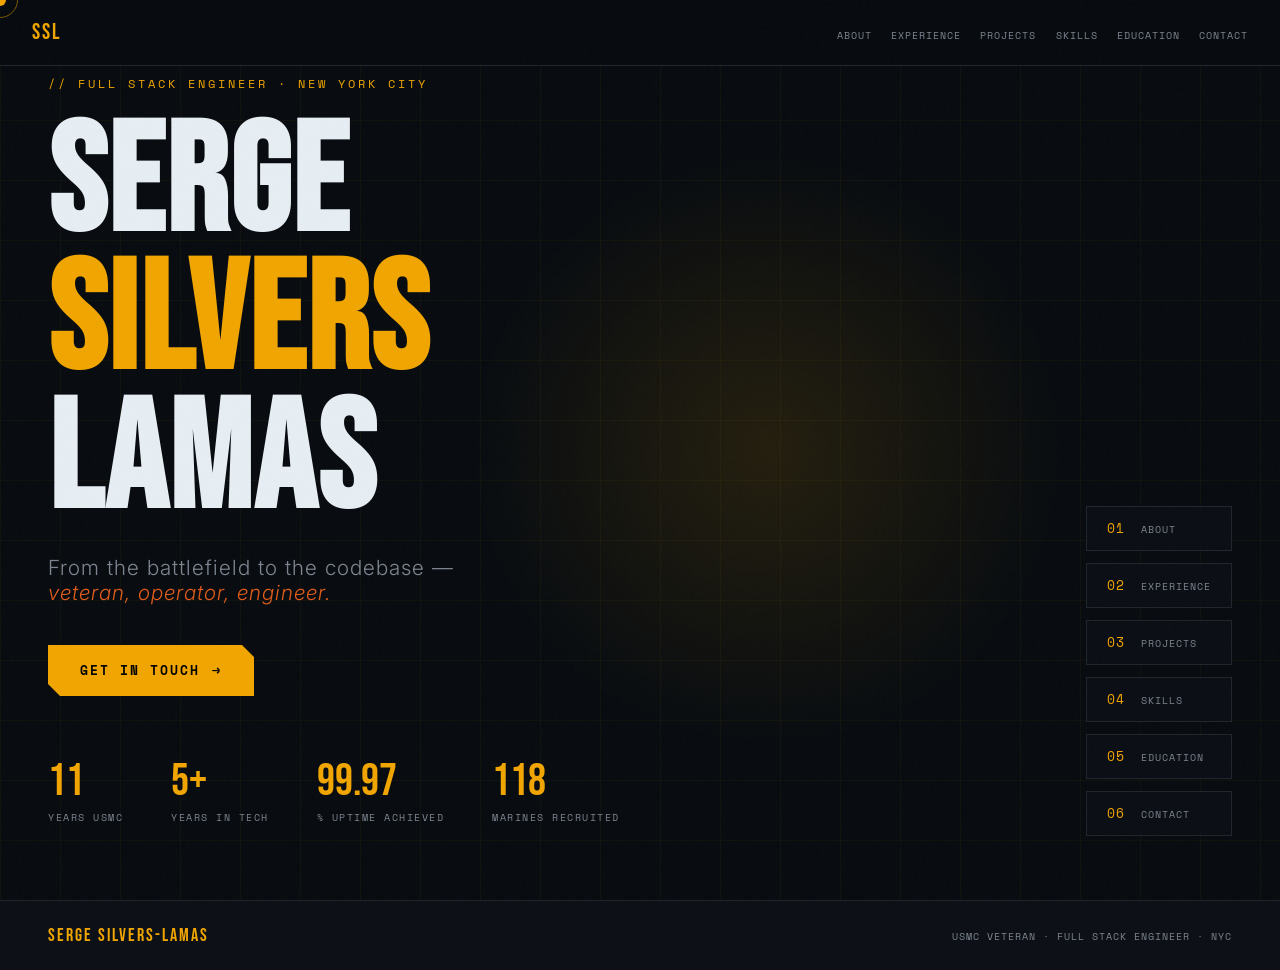
<file: index.html>
<!DOCTYPE html>
<html lang="en">
<head>
  <meta charset="UTF-8"/>
  <meta name="viewport" content="width=device-width, initial-scale=1.0"/>
  <title>Serge Silvers-Lamas — Engineer</title>
  <link rel="stylesheet" href="styles.css"/>
  <style>
    #hero {
      min-height: 100vh;
      display: flex;
      align-items: center;
      position: relative;
      overflow: hidden;
      padding: 0 3rem;
    }
    .hero-grid {
      position: absolute; inset: 0;
      background-image:
        linear-gradient(rgba(240,165,0,0.04) 1px, transparent 1px),
        linear-gradient(90deg, rgba(240,165,0,0.04) 1px, transparent 1px);
      background-size: 60px 60px;
    }
    .hero-glow {
      position: absolute;
      width: 600px; height: 600px;
      background: radial-gradient(circle, rgba(240,165,0,0.12) 0%, transparent 70%);
      top: 50%; left: 60%;
      transform: translate(-50%, -50%);
      pointer-events: none;
    }
    .hero-content { position: relative; z-index: 2; max-width: 900px; }
    .hero-tag {
      font-family: 'Space Mono', monospace;
      font-size: 0.72rem;
      color: var(--accent);
      letter-spacing: 3px;
      text-transform: uppercase;
      margin-bottom: 1.5rem;
      opacity: 0;
      animation: fadeUp 0.8s 0.2s forwards;
    }
    h1 {
      font-family: 'Bebas Neue', sans-serif;
      font-size: clamp(5rem, 12vw, 11rem);
      line-height: 0.9;
      letter-spacing: 2px;
      opacity: 0;
      animation: fadeUp 0.8s 0.4s forwards;
    }
    h1 .accent { color: var(--accent); }
    .hero-tagline {
      font-size: clamp(1rem, 2vw, 1.3rem);
      color: var(--muted);
      margin-top: 1.5rem;
      font-weight: 300;
      letter-spacing: 1px;
      max-width: 600px;
      opacity: 0;
      animation: fadeUp 0.8s 0.6s forwards;
    }
    .hero-tagline span { color: var(--accent2); font-style: italic; }
    .hero-cta {
      display: inline-flex;
      align-items: center;
      gap: 0.75rem;
      margin-top: 2.5rem;
      padding: 1rem 2rem;
      background: var(--accent);
      color: #000;
      font-family: 'Space Mono', monospace;
      font-size: 0.8rem;
      font-weight: 700;
      letter-spacing: 2px;
      text-transform: uppercase;
      text-decoration: none;
      clip-path: polygon(0 0, calc(100% - 12px) 0, 100% 12px, 100% 100%, 12px 100%, 0 calc(100% - 12px));
      transition: all 0.2s;
      opacity: 0;
      animation: fadeUp 0.8s 0.8s forwards;
    }
    .hero-cta:hover { background: #fff; transform: translateY(-2px); }
    .hero-stats {
      display: flex;
      gap: 3rem;
      margin-top: 4rem;
      opacity: 0;
      animation: fadeUp 0.8s 1s forwards;
    }
    .stat-num {
      font-family: 'Bebas Neue', sans-serif;
      font-size: 2.8rem;
      color: var(--accent);
      line-height: 1;
    }
    .stat-label {
      font-family: 'Space Mono', monospace;
      font-size: 0.65rem;
      color: var(--muted);
      letter-spacing: 1.5px;
      text-transform: uppercase;
      margin-top: 0.25rem;
    }
    .hero-nav-cards {
      position: absolute;
      right: 3rem;
      bottom: 4rem;
      display: flex;
      flex-direction: column;
      gap: 0.75rem;
      opacity: 0;
      animation: fadeUp 0.8s 1.2s forwards;
    }
    .hero-nav-card {
      display: flex;
      align-items: center;
      gap: 1rem;
      padding: 0.75rem 1.25rem;
      border: 1px solid var(--border);
      background: rgba(13,17,23,0.8);
      text-decoration: none;
      color: var(--muted);
      font-family: 'Space Mono', monospace;
      font-size: 0.65rem;
      letter-spacing: 1px;
      text-transform: uppercase;
      transition: all 0.2s;
      backdrop-filter: blur(8px);
    }
    .hero-nav-card:hover { border-color: var(--accent); color: var(--accent); }
    .hero-nav-card span { color: var(--accent); font-size: 0.8rem; }
    @media (max-width: 900px) { .hero-nav-cards { display: none; } #hero { padding: 0 1.5rem; } .hero-stats { gap: 1.5rem; flex-wrap: wrap; } }
  </style>
</head>
<body>
<div class="cursor" id="cursor"></div>
<div class="cursor-ring" id="cursorRing"></div>

<nav>
  <a href="index.html" class="nav-logo">SSL</a>
  <ul class="nav-links">
    <li><a href="about/index.html">About</a></li>
    <li><a href="experience/index.html">Experience</a></li>
    <li><a href="projects/index.html">Projects</a></li>
    <li><a href="skills/index.html">Skills</a></li>
    <li><a href="education/index.html">Education</a></li>
    <li><a href="contact/index.html">Contact</a></li>
  </ul>
</nav>

<section id="hero">
  <div class="hero-grid"></div>
  <div class="hero-glow"></div>
  <div class="hero-content">
    <div class="hero-tag">// Full Stack Engineer · New York City</div>
    <h1>SERGE<br/><span class="accent">SILVERS</span><br/>LAMAS</h1>
    <p class="hero-tagline">From the battlefield to the codebase —<br/><span>veteran, operator, engineer.</span></p>
    <a href="contact/index.html" class="hero-cta"><span>Get In Touch</span><span>→</span></a>
    <div class="hero-stats">
      <div><div class="stat-num">11</div><div class="stat-label">Years USMC</div></div>
      <div><div class="stat-num">5+</div><div class="stat-label">Years in Tech</div></div>
      <div><div class="stat-num">99.97</div><div class="stat-label">% Uptime Achieved</div></div>
      <div><div class="stat-num">118</div><div class="stat-label">Marines Recruited</div></div>
    </div>
  </div>
  <div class="hero-nav-cards">
    <a href="about/index.html" class="hero-nav-card"><span>01</span> About</a>
    <a href="experience/index.html" class="hero-nav-card"><span>02</span> Experience</a>
    <a href="projects/index.html" class="hero-nav-card"><span>03</span> Projects</a>
    <a href="skills/index.html" class="hero-nav-card"><span>04</span> Skills</a>
    <a href="education/index.html" class="hero-nav-card"><span>05</span> Education</a>
    <a href="contact/index.html" class="hero-nav-card"><span>06</span> Contact</a>
  </div>
</section>

<footer>
  <div class="footer-logo">SERGE SILVERS-LAMAS</div>
  <div class="footer-text">USMC VETERAN · FULL STACK ENGINEER · NYC</div>
</footer>

<script>
  const cursor = document.getElementById('cursor');
  const ring = document.getElementById('cursorRing');
  let mx = 0, my = 0, rx = 0, ry = 0;
  document.addEventListener('mousemove', e => { mx = e.clientX; my = e.clientY; cursor.style.left = mx+'px'; cursor.style.top = my+'px'; });
  function animateRing() { rx += (mx-rx)*0.12; ry += (my-ry)*0.12; ring.style.left = rx+'px'; ring.style.top = ry+'px'; requestAnimationFrame(animateRing); }
  animateRing();
  document.querySelectorAll('a, button').forEach(el => {
    el.addEventListener('mouseenter', () => { cursor.style.width='6px'; cursor.style.height='6px'; });
    el.addEventListener('mouseleave', () => { cursor.style.width='12px'; cursor.style.height='12px'; });
  });
</script>
</body>
</html>
</file>
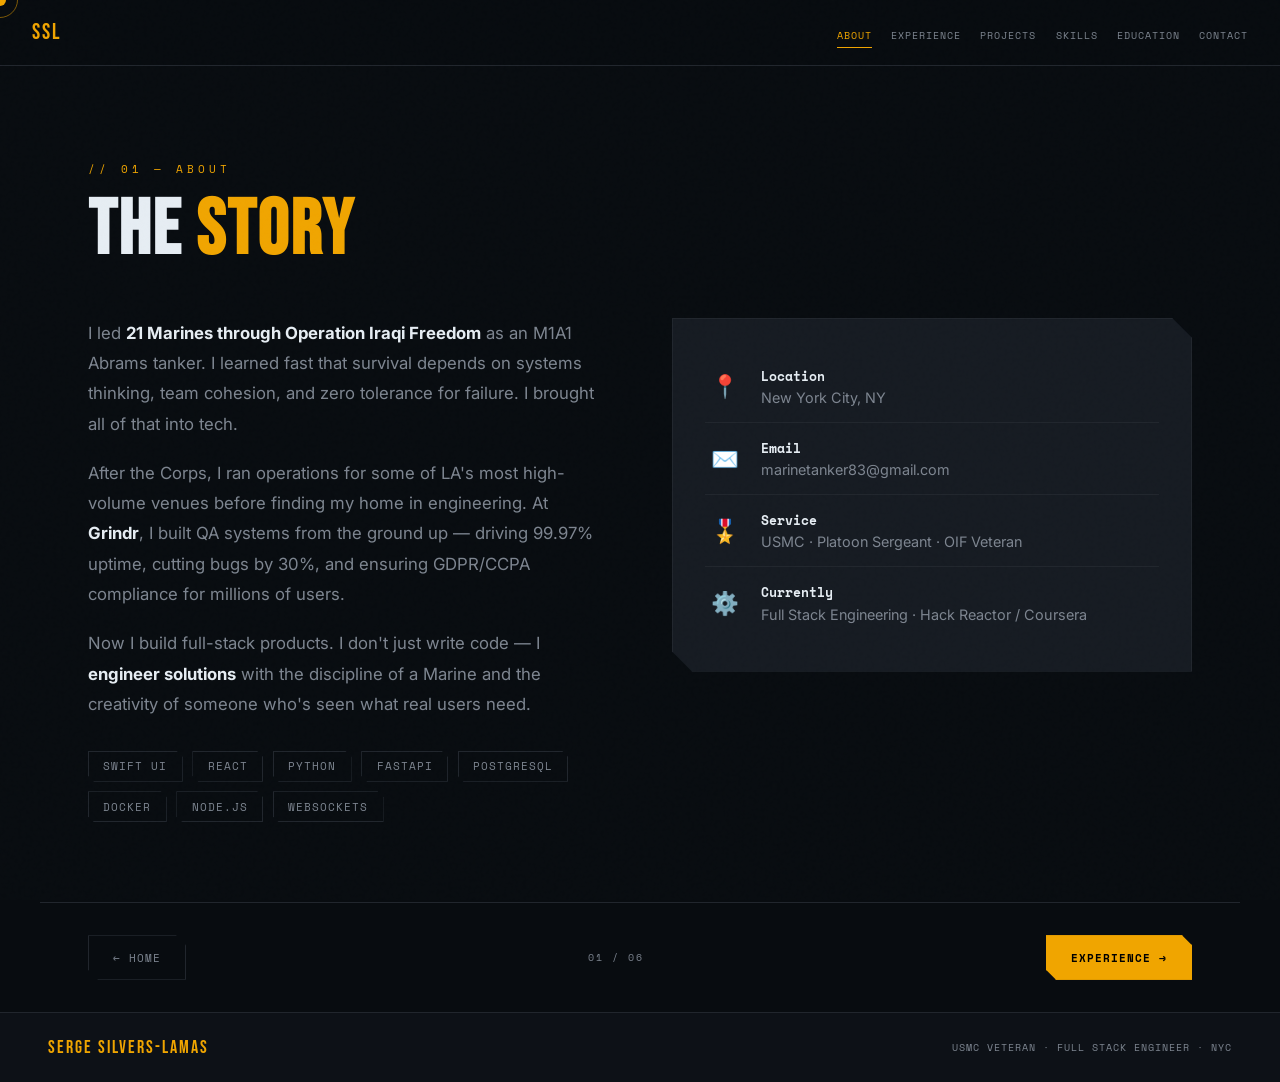
<file: about/index.html>
<!DOCTYPE html>
<html lang="en">
<head>
  <meta charset="UTF-8"/>
  <meta name="viewport" content="width=device-width, initial-scale=1.0"/>
  <title>About — Serge Silvers-Lamas</title>
  <link rel="stylesheet" href="../styles.css"/>
  <style>
    .about-grid { display: grid; grid-template-columns: 1fr 1fr; gap: 4rem; align-items: start; }
    .about-text p { font-size: 1.05rem; line-height: 1.8; color: var(--muted); margin-bottom: 1.2rem; }
    .about-text p strong { color: var(--text); }
    .about-badges { display: flex; flex-wrap: wrap; gap: 0.6rem; margin-top: 2rem; }
    .badge {
      padding: 0.4rem 0.9rem;
      border: 1px solid var(--border);
      font-family: 'Space Mono', monospace;
      font-size: 0.68rem;
      color: var(--muted);
      letter-spacing: 1px;
      text-transform: uppercase;
      clip-path: polygon(0 0, calc(100% - 6px) 0, 100% 6px, 100% 100%, 6px 100%, 0 calc(100% - 6px));
      transition: all 0.2s;
    }
    .badge:hover { border-color: var(--accent); color: var(--accent); }
    .about-card {
      background: var(--surface2);
      border: 1px solid var(--border);
      padding: 2rem;
      clip-path: polygon(0 0, calc(100% - 20px) 0, 100% 20px, 100% 100%, 20px 100%, 0 calc(100% - 20px));
    }
    .about-card-item { display: flex; align-items: center; gap: 1rem; padding: 1rem 0; border-bottom: 1px solid var(--border); }
    .about-card-item:last-child { border-bottom: none; }
    .about-card-icon { font-size: 1.4rem; width: 40px; text-align: center; flex-shrink: 0; }
    .about-card-text { font-size: 0.9rem; color: var(--muted); }
    .about-card-text strong { color: var(--text); display: block; font-size: 0.8rem; margin-bottom: 0.2rem; font-family: 'Space Mono', monospace; }
    @media (max-width: 768px) { .about-grid { grid-template-columns: 1fr; gap: 2rem; } }
  </style>
</head>
<body>
<div class="cursor" id="cursor"></div>
<div class="cursor-ring" id="cursorRing"></div>

<nav>
  <a href="../index.html" class="nav-logo">SSL</a>
  <ul class="nav-links">
    <li><a href="index.html" class="active">About</a></li>
    <li><a href="../experience/index.html">Experience</a></li>
    <li><a href="../projects/index.html">Projects</a></li>
    <li><a href="../skills/index.html">Skills</a></li>
    <li><a href="../education/index.html">Education</a></li>
    <li><a href="../contact/index.html">Contact</a></li>
  </ul>
</nav>

<div class="page">
  <div class="section-content">
    <div class="section-label">// 01 — About</div>
    <h2>The <span style="color:var(--accent)">Story</span></h2>
    <div class="about-grid">
      <div class="about-text fade-in">
        <p>I led <strong>21 Marines through Operation Iraqi Freedom</strong> as an M1A1 Abrams tanker. I learned fast that survival depends on systems thinking, team cohesion, and zero tolerance for failure. I brought all of that into tech.</p>
        <p>After the Corps, I ran operations for some of LA's most high-volume venues before finding my home in engineering. At <strong>Grindr</strong>, I built QA systems from the ground up — driving 99.97% uptime, cutting bugs by 30%, and ensuring GDPR/CCPA compliance for millions of users.</p>
        <p>Now I build full-stack products. I don't just write code — I <strong>engineer solutions</strong> with the discipline of a Marine and the creativity of someone who's seen what real users need.</p>
        <div class="about-badges">
          <span class="badge">Swift UI</span>
          <span class="badge">React</span>
          <span class="badge">Python</span>
          <span class="badge">FastAPI</span>
          <span class="badge">PostgreSQL</span>
          <span class="badge">Docker</span>
          <span class="badge">Node.js</span>
          <span class="badge">WebSockets</span>
        </div>
      </div>
      <div class="about-card fade-in">
        <div class="about-card-item">
          <div class="about-card-icon">📍</div>
          <div class="about-card-text"><strong>Location</strong>New York City, NY</div>
        </div>
        <div class="about-card-item">
          <div class="about-card-icon">✉️</div>
          <div class="about-card-text"><strong>Email</strong>marinetanker83@gmail.com</div>
        </div>
        <div class="about-card-item">
          <div class="about-card-icon">🎖️</div>
          <div class="about-card-text"><strong>Service</strong>USMC · Platoon Sergeant · OIF Veteran</div>
        </div>
        <div class="about-card-item">
          <div class="about-card-icon">⚙️</div>
          <div class="about-card-text"><strong>Currently</strong>Full Stack Engineering · Hack Reactor / Coursera</div>
        </div>
      </div>
    </div>
  </div>

  <div class="page-nav">
    <a href="../index.html" class="page-nav-btn">← Home</a>
    <span class="page-nav-center">01 / 06</span>
    <a href="../experience/index.html" class="page-nav-btn primary">Experience →</a>
  </div>
</div>

<footer>
  <div class="footer-logo">SERGE SILVERS-LAMAS</div>
  <div class="footer-text">USMC VETERAN · FULL STACK ENGINEER · NYC</div>
</footer>

<script>
  const cursor = document.getElementById('cursor');
  const ring = document.getElementById('cursorRing');
  let mx=0,my=0,rx=0,ry=0;
  document.addEventListener('mousemove',e=>{mx=e.clientX;my=e.clientY;cursor.style.left=mx+'px';cursor.style.top=my+'px';});
  function animateRing(){rx+=(mx-rx)*0.12;ry+=(my-ry)*0.12;ring.style.left=rx+'px';ring.style.top=ry+'px';requestAnimationFrame(animateRing);}
  animateRing();
  document.querySelectorAll('a,button').forEach(el=>{el.addEventListener('mouseenter',()=>{cursor.style.width='6px';cursor.style.height='6px';});el.addEventListener('mouseleave',()=>{cursor.style.width='12px';cursor.style.height='12px';});});
  const observer=new IntersectionObserver(entries=>{entries.forEach(e=>{if(e.isIntersecting)e.target.classList.add('visible');});},{threshold:0.1});
  document.querySelectorAll('.fade-in').forEach(el=>observer.observe(el));
</script>
</body>
</html>
</file>
<file: styles.css>
@import url('https://fonts.googleapis.com/css2?family=Bebas+Neue&family=Space+Mono:ital,wght@0,400;0,700;1,400&family=Inter:wght@300;400;500;600&display=swap');

*, *::before, *::after { box-sizing: border-box; margin: 0; padding: 0; }

:root {
  --bg: #080c10;
  --surface: #0d1117;
  --surface2: #161b22;
  --border: #21262d;
  --accent: #f0a500;
  --accent2: #e05c1a;
  --text: #e6edf3;
  --muted: #7d8590;
  --red: #ff4444;
}

html { scroll-behavior: smooth; }

body {
  background: var(--bg);
  color: var(--text);
  font-family: 'Inter', sans-serif;
  overflow-x: hidden;
  cursor: none;
  min-height: 100vh;
}

/* NOISE */
body::before {
  content: '';
  position: fixed;
  inset: 0;
  background-image: url("data:image/svg+xml,%3Csvg viewBox='0 0 256 256' xmlns='http://www.w3.org/2000/svg'%3E%3Cfilter id='noise'%3E%3CfeTurbulence type='fractalNoise' baseFrequency='0.9' numOctaves='4' stitchTiles='stitch'/%3E%3C/filter%3E%3Crect width='100%25' height='100%25' filter='url(%23noise)' opacity='0.04'/%3E%3C/svg%3E");
  pointer-events: none;
  z-index: 100;
  opacity: 0.4;
}

/* CURSOR */
.cursor {
  position: fixed;
  width: 12px; height: 12px;
  background: var(--accent);
  border-radius: 50%;
  pointer-events: none;
  z-index: 9999;
  transform: translate(-50%, -50%);
  transition: width 0.2s, height 0.2s;
}
.cursor-ring {
  position: fixed;
  width: 36px; height: 36px;
  border: 1px solid var(--accent);
  border-radius: 50%;
  pointer-events: none;
  z-index: 9998;
  transform: translate(-50%, -50%);
  transition: all 0.15s ease;
  opacity: 0.5;
}

/* NAV */
nav {
  position: fixed;
  top: 0; left: 0; right: 0;
  z-index: 50;
  padding: 1.2rem 2rem;
  display: flex;
  justify-content: space-between;
  align-items: center;
  border-bottom: 1px solid transparent;
  transition: all 0.3s;
  background: rgba(8,12,16,0.92);
  border-color: var(--border);
  backdrop-filter: blur(12px);
}
.nav-logo {
  font-family: 'Bebas Neue', sans-serif;
  font-size: 1.4rem;
  letter-spacing: 2px;
  color: var(--accent);
  text-decoration: none;
  flex-shrink: 0;
}
.nav-links { display: flex; gap: 1.2rem; list-style: none; flex-wrap: nowrap; align-items: center; }
.nav-links a {
  font-family: 'Space Mono', monospace;
  font-size: 0.62rem;
  color: var(--muted);
  text-decoration: none;
  letter-spacing: 1px;
  text-transform: uppercase;
  transition: color 0.2s;
  white-space: nowrap;
  padding: 0.3rem 0;
  border-bottom: 1px solid transparent;
}
.nav-links a:hover, .nav-links a.active { color: var(--accent); border-bottom-color: var(--accent); }

/* PAGE WRAPPER */
.page {
  padding-top: 80px;
  min-height: 100vh;
}

/* SECTION BASE */
.section-content {
  padding: 5rem 3rem;
  max-width: 1200px;
  margin: 0 auto;
}

.section-label {
  font-family: 'Space Mono', monospace;
  font-size: 0.7rem;
  color: var(--accent);
  letter-spacing: 4px;
  text-transform: uppercase;
  margin-bottom: 1rem;
}
h2 {
  font-family: 'Bebas Neue', sans-serif;
  font-size: clamp(3rem, 6vw, 5rem);
  letter-spacing: 2px;
  line-height: 1;
  margin-bottom: 3rem;
}

/* PAGE NAV (prev/next) */
.page-nav {
  display: flex;
  justify-content: space-between;
  align-items: center;
  padding: 2rem 3rem;
  border-top: 1px solid var(--border);
  max-width: 1200px;
  margin: 0 auto;
}
.page-nav-btn {
  display: inline-flex;
  align-items: center;
  gap: 0.75rem;
  padding: 0.8rem 1.5rem;
  border: 1px solid var(--border);
  color: var(--muted);
  text-decoration: none;
  font-family: 'Space Mono', monospace;
  font-size: 0.7rem;
  letter-spacing: 1px;
  text-transform: uppercase;
  clip-path: polygon(0 0, calc(100% - 10px) 0, 100% 10px, 100% 100%, 10px 100%, 0 calc(100% - 10px));
  transition: all 0.2s;
}
.page-nav-btn:hover { border-color: var(--accent); color: var(--accent); }
.page-nav-btn.primary { background: var(--accent); border-color: var(--accent); color: #000; font-weight: 700; }
.page-nav-btn.primary:hover { background: #fff; border-color: #fff; }
.page-nav-center {
  font-family: 'Space Mono', monospace;
  font-size: 0.65rem;
  color: var(--muted);
  letter-spacing: 2px;
}

/* FOOTER */
footer {
  background: var(--surface);
  border-top: 1px solid var(--border);
  padding: 1.5rem 3rem;
  display: flex;
  justify-content: space-between;
  align-items: center;
}
.footer-logo {
  font-family: 'Bebas Neue', sans-serif;
  font-size: 1.1rem;
  color: var(--accent);
  letter-spacing: 2px;
}
.footer-text {
  font-family: 'Space Mono', monospace;
  font-size: 0.6rem;
  color: var(--muted);
  letter-spacing: 1px;
}

/* ANIMATIONS */
@keyframes fadeUp {
  from { opacity: 0; transform: translateY(30px); }
  to { opacity: 1; transform: translateY(0); }
}
.fade-in {
  opacity: 0;
  transform: translateY(20px);
  transition: all 0.7s ease;
}
.fade-in.visible { opacity: 1; transform: translateY(0); }

/* MOBILE */
@media (max-width: 768px) {
  .nav-links { display: none; }
  .section-content { padding: 3rem 1.5rem; }
  .page-nav { padding: 1.5rem; }
  footer { flex-direction: column; gap: 0.75rem; text-align: center; }
  body { cursor: auto; }
  .cursor, .cursor-ring { display: none; }
}
</file>
